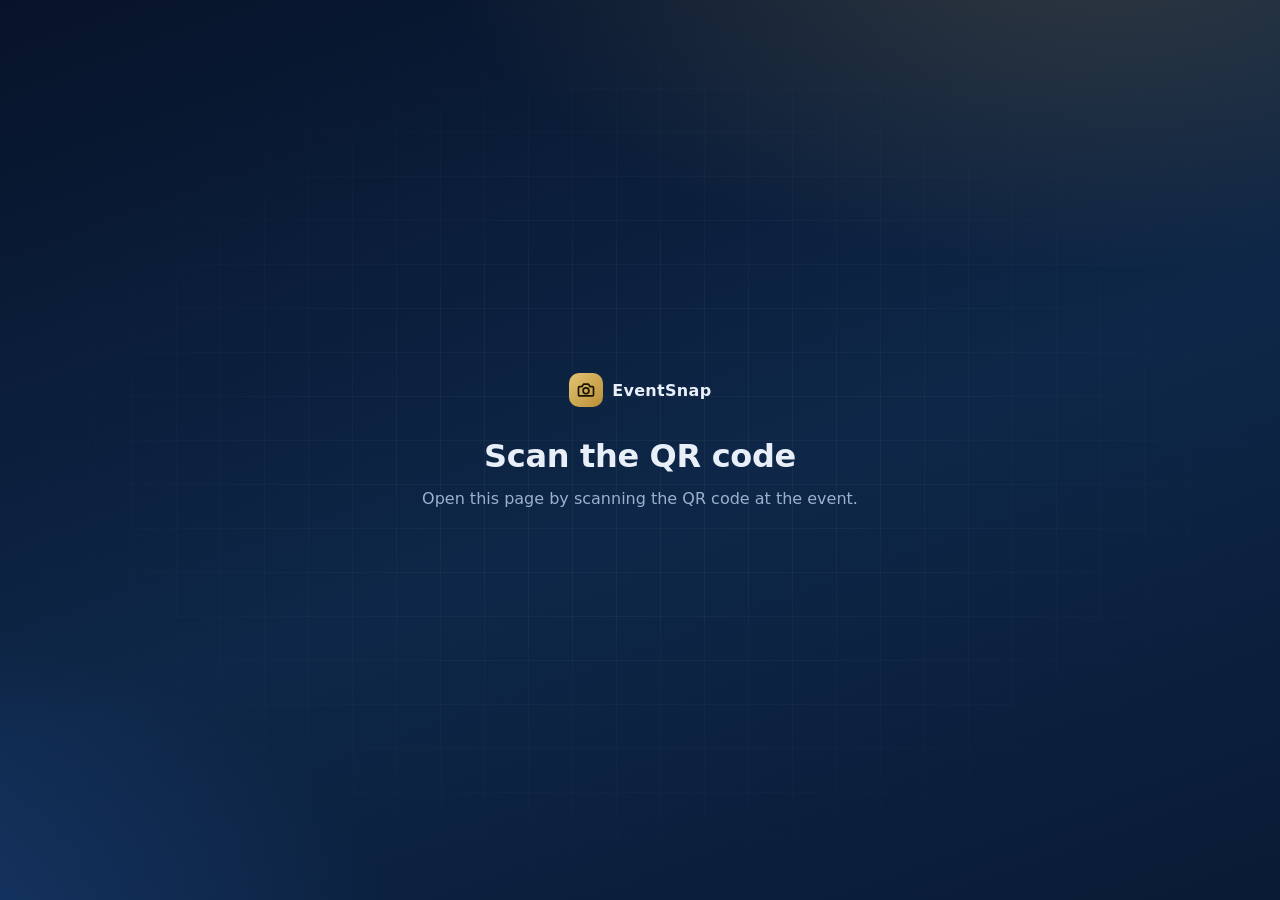
<file: index.html>
<!doctype html>
<html lang="en">
<head>
  <meta charset="utf-8">
  <meta name="viewport" content="width=device-width, initial-scale=1, viewport-fit=cover">
  <meta http-equiv="Content-Security-Policy" content="default-src 'self'; img-src 'self' blob: data:; media-src 'self' blob:; style-src 'self' 'unsafe-inline'; script-src 'self'; connect-src 'self' https://script.google.com https://script.googleusercontent.com; base-uri 'none'; form-action 'none'">
  <meta name="referrer" content="no-referrer">
  <meta name="robots" content="noindex, nofollow">
  <meta name="theme-color" content="#0b1f3a">
  <title>EventSnap</title>
  <link rel="stylesheet" href="app.css">
</head>
<body class="visitor">
<div class="bg"></div>
<main id="app">
  <noscript><div class="hero"><h1>JavaScript is needed</h1><p class="muted">Please turn on JavaScript in your browser to share photos.</p></div></noscript>

  <section id="s-loading" class="screen active"><div class="spinner" role="status" aria-label="Loading"></div></section>

  <!-- Welcome -->
  <section id="s-welcome" class="screen">
    <div class="hero">
      <div class="brand"><span class="logo"><svg viewBox="0 0 24 24" fill="none" stroke="currentColor" stroke-width="2" stroke-linecap="round" stroke-linejoin="round"><path d="M4 8h3l2-3h6l2 3h3a1 1 0 0 1 1 1v9a1 1 0 0 1-1 1H4a1 1 0 0 1-1-1V9a1 1 0 0 1 1-1z"/><circle cx="12" cy="13" r="3.5"/></svg></span> EventSnap</div>
      <p class="muted small" id="w-date"></p>
      <h1 id="w-title"></h1>
      <p class="muted" id="w-msg">Capture your favourite moments and share them with the host.</p>
      <span class="badge-limit" id="w-limit"></span>
      <div class="card">
        <div class="field">
          <label for="w-name">Your name</label>
          <input id="w-name" type="text" maxlength="40" placeholder="e.g. Anna" autocomplete="given-name">
          <div class="hint">So the host knows whose photos these are. Leave empty to join as “Guest”.</div>
        </div>
        <button id="w-start" class="btn primary big">Start taking photos</button>
        <ol class="steps"><li><b>1</b>Take photos</li><li><b>2</b>Review</li><li><b>3</b>Upload</li></ol>
      </div>
      <p class="muted small" style="margin-top:1rem">No app or account needed.</p>
    </div>
  </section>

  <!-- Camera -->
  <section id="s-camera" class="screen">
    <div class="cam-top"><div class="event-name" id="c-event"></div><div class="counter" id="c-counter">0 / 0</div></div>
    <div class="viewfinder">
      <video id="video" playsinline muted autoplay></video>
      <div id="flash"></div>
      <div class="cam-fallback" id="c-fallback" hidden>
        <svg viewBox="0 0 24 24" fill="none" stroke="currentColor" stroke-width="1.6" stroke-linecap="round" stroke-linejoin="round"><path d="M4 8h3l2-3h6l2 3h3a1 1 0 0 1 1 1v9a1 1 0 0 1-1 1H4a1 1 0 0 1-1-1V9a1 1 0 0 1 1-1z"/><circle cx="12" cy="13" r="3.5"/></svg>
        <div><b>Tap to open your camera</b><div class="muted small" id="c-fallback-msg">Take a photo with your phone’s camera.</div></div>
        <button id="c-fallback-btn" class="btn primary">Open camera</button>
      </div>
    </div>
    <div class="cam-controls">
      <button id="c-review" class="thumb-btn controls-left" aria-label="Review photos"><span id="c-nothumb">
        <svg width="24" height="24" viewBox="0 0 24 24" fill="none" stroke="currentColor" stroke-width="1.8" stroke-linecap="round" stroke-linejoin="round"><rect x="3" y="3" width="18" height="18" rx="3"/><circle cx="9" cy="9" r="1.5"/><path d="M21 15l-5-5-9 9"/></svg></span>
        <img id="c-last" alt="" hidden><span class="badge" id="c-badge" hidden>0</span></button>
      <button id="c-shutter" class="shutter" aria-label="Take photo"></button>
      <button id="c-flip" class="icon-btn controls-right" aria-label="Switch camera">
        <svg viewBox="0 0 24 24" fill="none" stroke="currentColor" stroke-width="1.8" stroke-linecap="round" stroke-linejoin="round"><path d="M3 12a9 9 0 0 1 15.5-6.2L21 8"/><path d="M21 3v5h-5"/><path d="M21 12a9 9 0 0 1-15.5 6.2L3 16"/><path d="M3 21v-5h5"/></svg></button>
    </div>
    <button id="c-finish" class="btn primary big" hidden>Review &amp; upload</button>
    <div class="center"><button id="c-native" class="link-btn">Camera not working? Use your phone’s camera app</button></div>
    <input id="file-input" type="file" accept="image/*" capture="environment" style="position:absolute;left:-9999px;width:1px;height:1px;opacity:0" tabindex="-1" aria-hidden="true">
  </section>

  <!-- Review -->
  <section id="s-review" class="screen">
    <div class="review-head"><div><h2 style="margin:0">Your photos</h2><div class="muted small" id="r-sub"></div></div><span class="counter" id="r-counter"></span></div>
    <div class="grid-thumbs" id="r-grid"></div>
    <div id="r-progress" hidden style="padding:.8rem 0"><div class="progress"><i id="r-bar"></i></div><div class="muted small center" id="r-status" style="margin-top:.4rem">Uploading…</div></div>
    <div class="actions" id="r-actions">
      <button id="r-upload" class="btn primary big">Finish &amp; upload</button>
      <button id="r-more" class="btn big">Take more photos</button>
    </div>
  </section>

  <!-- Done -->
  <section id="s-done" class="screen">
    <div class="hero">
      <div class="check"><svg viewBox="0 0 24 24" fill="none" stroke="currentColor" stroke-width="2.6" stroke-linecap="round" stroke-linejoin="round"><path d="M5 12.5l4.5 4.5L19 7.5"/></svg></div>
      <h1 id="d-title">Thank you!</h1>
      <p class="muted" id="d-msg"></p>
      <p class="muted small">You can now close this page.</p>
    </div>
  </section>

  <!-- Error -->
  <section id="s-error" class="screen">
    <div class="hero">
      <div class="brand"><span class="logo"><svg viewBox="0 0 24 24" fill="none" stroke="currentColor" stroke-width="2" stroke-linecap="round" stroke-linejoin="round"><path d="M4 8h3l2-3h6l2 3h3a1 1 0 0 1 1 1v9a1 1 0 0 1-1 1H4a1 1 0 0 1-1-1V9a1 1 0 0 1 1-1z"/><circle cx="12" cy="13" r="3.5"/></svg></span> EventSnap</div>
      <h1 id="e-title">Oops</h1>
      <p class="muted" id="e-msg"></p>
      <button id="e-retry" class="btn" hidden>Try again</button>
    </div>
  </section>
</main>
<script src="config.js"></script>
<script src="visitor.js"></script>
</body>
</html>
</file>
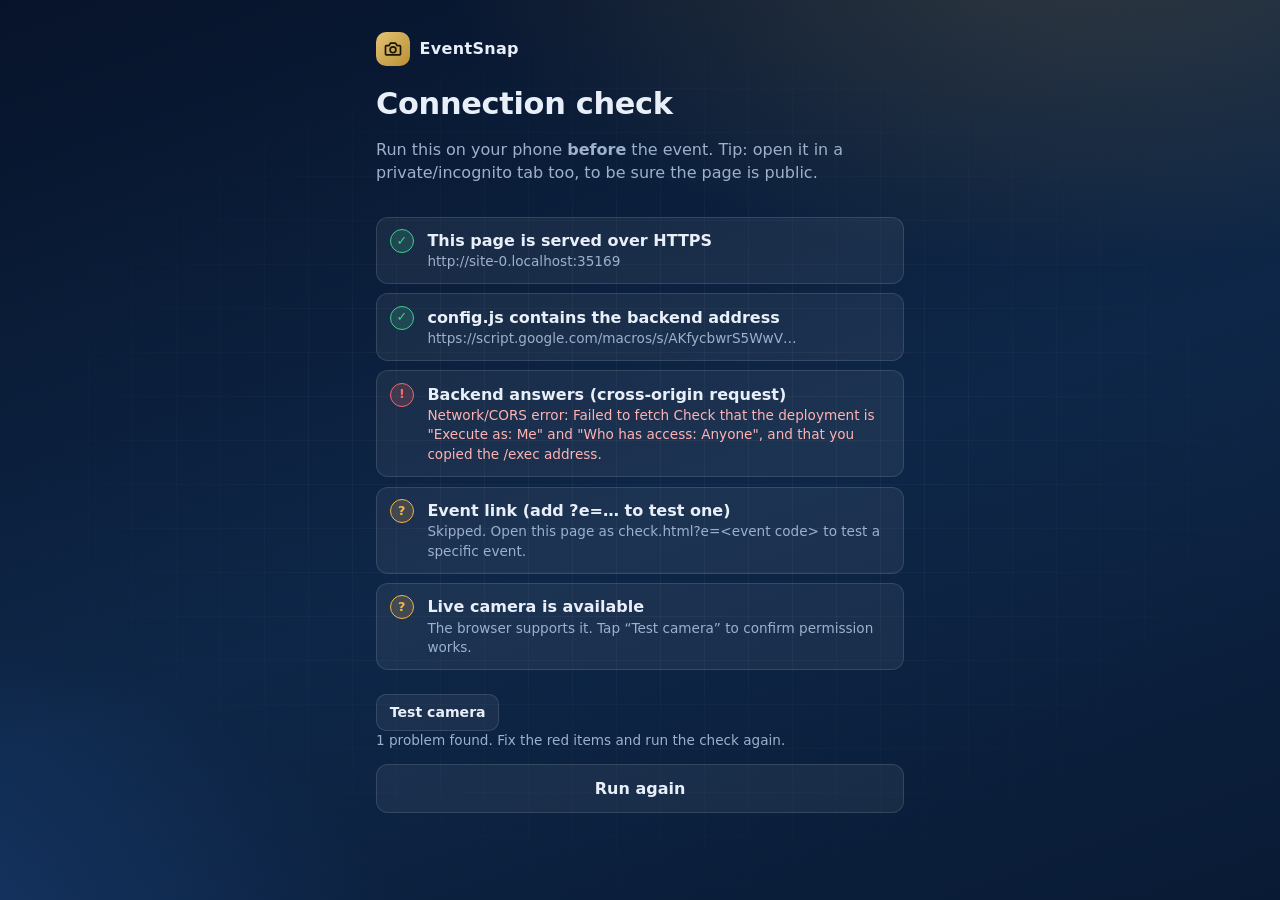
<file: check.html>
<!doctype html>
<html lang="en">
<head>
  <meta charset="utf-8">
  <meta name="viewport" content="width=device-width, initial-scale=1">
  <meta http-equiv="Content-Security-Policy" content="default-src 'self'; img-src 'self' blob: data:; media-src 'self' blob:; style-src 'self' 'unsafe-inline'; script-src 'self'; connect-src 'self' https://script.google.com https://script.googleusercontent.com; base-uri 'none'; form-action 'none'">
  <meta name="robots" content="noindex, nofollow">
  <title>EventSnap · Connection check</title>
  <link rel="stylesheet" href="app.css">
</head>
<body class="visitor">
<div class="bg"></div>
<main id="app" style="max-width:560px">
  <div class="brand" style="margin:1rem 0"><span class="logo"><svg viewBox="0 0 24 24" fill="none" stroke="currentColor" stroke-width="2" stroke-linecap="round" stroke-linejoin="round"><path d="M4 8h3l2-3h6l2 3h3a1 1 0 0 1 1 1v9a1 1 0 0 1-1 1H4a1 1 0 0 1-1-1V9a1 1 0 0 1 1-1z"/><circle cx="12" cy="13" r="3.5"/></svg></span> EventSnap</div>
  <h1>Connection check</h1>
  <p class="muted">Run this on your phone <b>before</b> the event. Tip: open it in a private/incognito tab too, to be sure the page is public.</p>
  <ul class="checks" id="list"></ul>
  <div id="cam-area"></div>
  <p class="muted small" id="summary"></p>
  <button id="rerun" class="btn">Run again</button>
</main>
<script src="config.js"></script>
<script src="check.js"></script>
</body>
</html>
</file>
<file: app.css>
/* EventSnap visitor styles */
:root { --navy-900:#07132a; --navy-800:#0b1f3a; --navy-700:#12305a; --gold:#d4af5a; --gold-soft:#e8cf8f; --text:#e9eff8; --muted:#9db0cc; --glass:rgba(255,255,255,.06); --glass-b:rgba(255,255,255,.12); --ok:#3fcf8e; --warn:#f2b44d; --bad:#ef6b6b; --radius:16px; }
* { box-sizing:border-box; -webkit-tap-highlight-color:transparent; }
html, body { margin:0; min-height:100%; }
body { font-family:"Segoe UI",system-ui,-apple-system,Roboto,"Helvetica Neue",Arial,sans-serif; color:var(--text); background:var(--navy-900); line-height:1.45; -webkit-font-smoothing:antialiased; }
.bg { position:fixed; inset:0; z-index:-1; background:radial-gradient(1100px 600px at 85% -10%,rgba(212,175,90,.20),transparent 60%),radial-gradient(900px 600px at -10% 110%,rgba(50,110,210,.28),transparent 60%),linear-gradient(160deg,#07132a 0%,#0e2748 55%,#091a34 100%); }
.bg::after { content:""; position:absolute; inset:0; background-image:linear-gradient(rgba(255,255,255,.035) 1px,transparent 1px),linear-gradient(90deg,rgba(255,255,255,.035) 1px,transparent 1px); background-size:44px 44px; -webkit-mask-image:radial-gradient(ellipse at center,#000 25%,transparent 78%); mask-image:radial-gradient(ellipse at center,#000 25%,transparent 78%); }
h1,h2,h3 { margin:0 0 .4em; letter-spacing:-.01em; } h1 { font-size:1.9rem; } h2 { font-size:1.35rem; } h3 { font-size:1.05rem; }
p { margin:0 0 1em; } a { color:var(--gold-soft); }
.muted { color:var(--muted); } .small { font-size:.85rem; } .center { text-align:center; } [hidden] { display:none !important; }
.btn { appearance:none; border:1px solid var(--glass-b); background:var(--glass); color:var(--text); font:inherit; font-weight:600; padding:.75rem 1.2rem; border-radius:12px; cursor:pointer; display:inline-flex; align-items:center; justify-content:center; gap:.5rem; transition:transform .08s,background .15s,opacity .15s; text-decoration:none; }
.btn:hover { background:rgba(255,255,255,.11); } .btn:active { transform:scale(.98); } .btn:disabled { opacity:.45; cursor:not-allowed; }
.btn.primary { background:linear-gradient(180deg,#e3c374,#c9a24b); color:#1a1405; border-color:transparent; box-shadow:0 6px 18px rgba(212,175,90,.28); } .btn.primary:hover { filter:brightness(1.06); }
.btn.danger { color:#ffb3b3; border-color:rgba(239,107,107,.5); } .btn.danger:hover { background:rgba(239,107,107,.15); }
.btn.big { width:100%; padding:1rem 1.2rem; font-size:1.08rem; border-radius:14px; } .btn.sm { padding:.45rem .8rem; font-size:.88rem; border-radius:10px; }
.btn svg { width:1.25em; height:1.25em; flex:none; }
label { display:block; font-weight:600; font-size:.9rem; margin:0 0 .35rem; }
input[type=text],input[type=password],input[type=number],input[type=date],input[type=datetime-local],select { width:100%; font:inherit; color:var(--text); background:rgba(5,14,32,.55); border:1px solid var(--glass-b); border-radius:12px; padding:.75rem .9rem; outline:none; }
input:focus,select:focus { border-color:var(--gold); box-shadow:0 0 0 3px rgba(212,175,90,.22); }
input[type=date],input[type=datetime-local] { color-scheme:dark; }
select { appearance:none; background-image:linear-gradient(45deg,transparent 50%,var(--muted) 50%),linear-gradient(135deg,var(--muted) 50%,transparent 50%); background-position:calc(100% - 18px) 55%,calc(100% - 13px) 55%; background-size:5px 5px; background-repeat:no-repeat; padding-right:2rem; }
.field { margin-bottom:1rem; } .hint { color:var(--muted); font-size:.8rem; margin-top:.3rem; }
.row { display:flex; gap:.8rem; flex-wrap:wrap; } .row > * { flex:1 1 160px; }
.card { background:var(--glass); border:1px solid var(--glass-b); border-radius:var(--radius); padding:1.4rem; backdrop-filter:blur(10px); -webkit-backdrop-filter:blur(10px); box-shadow:0 18px 50px rgba(0,0,0,.28); }
.brand { display:inline-flex; align-items:center; gap:.6rem; font-weight:700; letter-spacing:.02em; }
.brand .logo { width:34px; height:34px; border-radius:10px; background:linear-gradient(135deg,#e3c374,#b98f35); display:grid; place-items:center; color:#1a1405; } .brand .logo svg { width:20px; height:20px; }
.pill { display:inline-block; padding:.15rem .6rem; border-radius:999px; font-size:.75rem; font-weight:700; letter-spacing:.03em; text-transform:uppercase; border:1px solid; }
.pill.open { color:var(--ok); border-color:rgba(63,207,142,.5); background:rgba(63,207,142,.1); } .pill.scheduled { color:var(--warn); border-color:rgba(242,180,77,.5); background:rgba(242,180,77,.1); }
.pill.closed,.pill.ended { color:var(--muted); border-color:var(--glass-b); background:var(--glass); }
.spinner { width:42px; height:42px; border-radius:50%; border:4px solid var(--glass-b); border-top-color:var(--gold); animation:spin .9s linear infinite; margin:30vh auto 0; } .spinner.inline { margin:2rem auto; }
@keyframes spin { to { transform:rotate(360deg); } }
.toast { position:fixed; left:50%; bottom:24px; transform:translateX(-50%); background:#fff; color:#10203a; padding:.7rem 1.1rem; border-radius:12px; font-weight:600; box-shadow:0 10px 30px rgba(0,0,0,.4); z-index:100; max-width:90vw; }
.toast.err { background:#ffe3e3; color:#7a1010; }
.progress { height:10px; border-radius:999px; background:var(--glass); overflow:hidden; border:1px solid var(--glass-b); } .progress > i { display:block; height:100%; width:0; background:linear-gradient(90deg,var(--gold),#f3dc9b); transition:width .25s; }

/* Admin */
body.admin .wrap { max-width:1140px; margin:0 auto; padding:0 18px 40px; }
.topbar { display:flex; align-items:center; justify-content:space-between; padding:14px 0 16px; gap:1rem; flex-wrap:wrap; }
.page-head { display:flex; align-items:center; justify-content:space-between; gap:1rem; flex-wrap:wrap; margin-bottom:1rem; }
.events-grid { display:grid; grid-template-columns:repeat(auto-fill,minmax(270px,1fr)); gap:14px; }
.event-card { cursor:pointer; transition:transform .12s,border-color .15s; display:flex; flex-direction:column; gap:.6rem; } .event-card:hover { transform:translateY(-3px); border-color:rgba(212,175,90,.5); } .event-card h3 { margin:0; }
.stats { display:flex; gap:1.4rem; } .stats div b { display:block; font-size:1.45rem; color:var(--gold-soft); font-variant-numeric:tabular-nums; } .empty { text-align:center; padding:3rem 1rem; }
.tabs { display:flex; gap:.3rem; border-bottom:1px solid var(--glass-b); margin-bottom:1rem; overflow-x:auto; } .tab { background:none; border:0; color:var(--muted); font:inherit; font-weight:600; padding:.65rem 1.05rem; cursor:pointer; border-bottom:3px solid transparent; white-space:nowrap; } .tab.active { color:var(--gold-soft); border-color:var(--gold); }
.toolbar { display:flex; gap:.7rem; flex-wrap:wrap; align-items:end; margin-bottom:.8rem; } .toolbar > div { min-width:140px; } .toolbar label { margin-bottom:.25rem; font-size:.74rem; color:var(--muted); text-transform:uppercase; letter-spacing:.05em; } .toolbar select { padding:.5rem 2rem .5rem .8rem; } .spacer { flex:1; }
.album-section h3 { margin:1.2rem 0 .6rem; display:flex; align-items:baseline; gap:.6rem; } .album-section h3 span { color:var(--muted); font-weight:400; font-size:.85rem; }
.album { display:grid; grid-template-columns:repeat(auto-fill,minmax(140px,1fr)); gap:9px; } .album .ph { position:relative; aspect-ratio:1; border-radius:12px; overflow:hidden; cursor:zoom-in; background:rgba(255,255,255,.05); border:1px solid var(--glass-b); } .album .ph img { width:100%; height:100%; object-fit:cover; display:block; transition:transform .25s; } .album .ph:hover img { transform:scale(1.06); }
.lightbox { position:fixed; inset:0; z-index:50; background:rgba(3,8,18,.97); display:flex; flex-direction:column; } .lightbox .stage { flex:1; min-height:0; position:relative; overflow:hidden; } .lightbox .stage img { position:absolute; left:60px; right:60px; top:10px; bottom:10px; width:calc(100% - 120px); height:calc(100% - 20px); object-fit:contain; border-radius:6px; transition:filter .25s; } .lightbox .stage img.loading { filter:blur(6px) brightness(.7); }
.lightbox .nav { position:absolute; top:50%; transform:translateY(-50%); width:46px; height:60px; border:0; background:rgba(255,255,255,.08); color:#fff; font-size:28px; cursor:pointer; border-radius:12px; z-index:2; } .lightbox .nav:hover { background:rgba(255,255,255,.18); } .lightbox .prev { left:6px; } .lightbox .next { right:6px; }
.lightbox .bar { display:flex; align-items:center; gap:.5rem; padding:10px 14px; flex-wrap:wrap; border-top:1px solid var(--glass-b); } .lightbox .cap { flex:1; min-width:160px; }
.qr-panel { display:grid; grid-template-columns:minmax(220px,320px) 1fr; gap:1.5rem; align-items:start; } @media (max-width:760px) { .qr-panel { grid-template-columns:1fr; } }
.qr-box { background:#fff; border-radius:18px; padding:12px; } .qr-box svg { display:block; width:100%; height:auto; } .poster-preview { width:100%; max-width:300px; border-radius:12px; border:1px solid var(--glass-b); margin-top:1rem; display:block; }
.linkline { display:flex; gap:.5rem; } .linkline input { font-family:ui-monospace,Consolas,monospace; font-size:.82rem; }
.codeline { background:rgba(5,14,32,.7); border:1px solid var(--glass-b); border-radius:10px; padding:.55rem .75rem; font-family:ui-monospace,Consolas,monospace; font-size:.8rem; word-break:break-all; user-select:all; margin:.4rem 0; }
.danger-zone { border-color:rgba(239,107,107,.35); margin-top:1.2rem; }
.notice { border-color:rgba(242,180,77,.5); margin-bottom:1rem; } .step { margin:0 0 1.1rem; } .step h4 { margin:0 0 .35rem; font-size:.95rem; } .step h4 b { display:inline-grid; place-items:center; width:22px; height:22px; border-radius:50%; background:var(--gold); color:#1a1405; font-size:.78rem; margin-right:.4rem; }
.modal-bg { position:fixed; inset:0; background:rgba(3,8,18,.75); z-index:60; display:grid; place-items:center; padding:12px; overflow:auto; } .modal { width:100%; max-width:540px; background:#0d2342; border:1px solid var(--glass-b); border-radius:var(--radius); padding:1.3rem; box-shadow:0 30px 80px rgba(0,0,0,.6); }
.switch { display:flex; align-items:center; gap:.6rem; cursor:pointer; font-weight:600; } .switch input { width:20px; height:20px; accent-color:var(--gold); }
.live { display:inline-flex; align-items:center; gap:.4rem; font-size:.78rem; color:var(--ok); } .live::before { content:""; width:8px; height:8px; border-radius:50%; background:var(--ok); animation:pulse 1.6s infinite; } @keyframes pulse { 50% { opacity:.3; } }

/* ───────── Visitor pages ───────── */
body.visitor .toast { bottom:auto; top:max(18px,env(safe-area-inset-top)); }
body.visitor #app { max-width:520px; margin:0 auto; min-height:100vh; min-height:100dvh; padding:max(16px,env(safe-area-inset-top)) 16px max(16px,env(safe-area-inset-bottom)); display:flex; flex-direction:column; overscroll-behavior:none; }
.screen { display:none; flex:1; flex-direction:column; animation:fade .25s ease; } .screen.active { display:flex; } @keyframes fade { from { opacity:0; transform:translateY(6px); } to { opacity:1; transform:none; } }
.hero { margin:auto 0; text-align:center; } .hero .brand { margin-bottom:1.6rem; } .hero h1 { font-size:2rem; margin-bottom:.5rem; } .hero .card { text-align:left; margin-top:1.4rem; }
.badge-limit { display:inline-flex; align-items:center; gap:.4rem; background:rgba(212,175,90,.14); color:var(--gold-soft); border:1px solid rgba(212,175,90,.35); padding:.35rem .8rem; border-radius:999px; font-size:.85rem; font-weight:600; }
.steps { display:flex; gap:.6rem; margin:1.1rem 0 0; padding:0; list-style:none; font-size:.8rem; color:var(--muted); } .steps li { flex:1; text-align:center; }
.steps b { display:grid; place-items:center; width:28px; height:28px; margin:0 auto .3rem; border-radius:50%; background:var(--glass); border:1px solid var(--glass-b); color:var(--gold-soft); }

.cam-top { display:flex; justify-content:space-between; align-items:center; padding:.2rem .2rem .7rem; gap:.6rem; } .cam-top .event-name { font-weight:700; overflow:hidden; text-overflow:ellipsis; white-space:nowrap; }
.counter { background:rgba(0,0,0,.45); border:1px solid var(--glass-b); border-radius:999px; padding:.3rem .8rem; font-weight:700; font-variant-numeric:tabular-nums; white-space:nowrap; } .counter.full { color:var(--ok); border-color:rgba(63,207,142,.5); }
.viewfinder { position:relative; flex:1; min-height:260px; border-radius:22px; overflow:hidden; background:#000; border:1px solid var(--glass-b); box-shadow:0 20px 60px rgba(0,0,0,.5); }
.viewfinder video { position:absolute; inset:0; width:100%; height:100%; object-fit:cover; } .viewfinder video.mirror { transform:scaleX(-1); }
.viewfinder::after { content:""; position:absolute; inset:0; pointer-events:none; border-radius:22px; box-shadow:inset 0 0 0 1px rgba(255,255,255,.08); background:linear-gradient(rgba(255,255,255,.12),rgba(255,255,255,.12)) 33.3% 0/1px 100% no-repeat,linear-gradient(rgba(255,255,255,.12),rgba(255,255,255,.12)) 66.6% 0/1px 100% no-repeat,linear-gradient(rgba(255,255,255,.12),rgba(255,255,255,.12)) 0 33.3%/100% 1px no-repeat,linear-gradient(rgba(255,255,255,.12),rgba(255,255,255,.12)) 0 66.6%/100% 1px no-repeat; }
#flash { position:absolute; inset:0; background:#fff; opacity:0; pointer-events:none; z-index:3; } #flash.go { animation:flash .25s ease-out; } @keyframes flash { 0% { opacity:.85; } 100% { opacity:0; } }
.cam-fallback { position:absolute; inset:0; z-index:2; display:flex; flex-direction:column; align-items:center; justify-content:center; text-align:center; padding:1.5rem; gap:.8rem; background:linear-gradient(160deg,#0e2748,#07132a); } .cam-fallback svg { width:56px; height:56px; color:var(--gold-soft); }
.cam-controls { display:grid; grid-template-columns:1fr auto 1fr; align-items:center; padding:1rem .4rem .6rem; }
.shutter { width:78px; height:78px; border-radius:50%; border:4px solid #fff; background:transparent; padding:0; cursor:pointer; position:relative; transition:transform .08s; } .shutter::after { content:""; position:absolute; inset:5px; border-radius:50%; background:#fff; transition:transform .1s; } .shutter:active::after { transform:scale(.88); } .shutter:disabled { opacity:.35; }
.icon-btn { width:52px; height:52px; border-radius:50%; border:1px solid var(--glass-b); background:var(--glass); color:var(--text); display:grid; place-items:center; cursor:pointer; padding:0; } .icon-btn svg { width:24px; height:24px; } .controls-right { justify-self:end; } .controls-left { justify-self:start; }
.thumb-btn { position:relative; width:56px; height:56px; border-radius:14px; overflow:hidden; border:2px solid var(--glass-b); background:var(--glass); cursor:pointer; padding:0; color:var(--muted); display:grid; place-items:center; } .thumb-btn img { width:100%; height:100%; object-fit:cover; display:block; }
.thumb-btn .badge { position:absolute; right:3px; top:3px; min-width:20px; height:20px; padding:0 5px; border-radius:999px; background:var(--gold); color:#1a1405; font-size:.75rem; font-weight:800; display:grid; place-items:center; }
.link-btn { background:none; border:0; color:var(--muted); text-decoration:underline; font:inherit; font-size:.85rem; cursor:pointer; padding:.4rem; }

.review-head { display:flex; align-items:center; justify-content:space-between; margin-bottom:.8rem; gap:.5rem; }
.grid-thumbs { display:grid; grid-template-columns:repeat(3,1fr); gap:8px; flex:1; align-content:start; overflow:auto; padding-bottom:.5rem; }
.grid-thumbs .t { position:relative; aspect-ratio:1; border-radius:12px; overflow:hidden; background:#000; } .grid-thumbs img { width:100%; height:100%; object-fit:cover; display:block; }
.grid-thumbs .x { position:absolute; top:5px; right:5px; width:28px; height:28px; border-radius:50%; border:0; background:rgba(0,0,0,.65); color:#fff; font-size:18px; line-height:1; cursor:pointer; }
.grid-thumbs .t.done::after { content:"\2713"; position:absolute; inset:0; display:grid; place-items:center; background:rgba(63,207,142,.55); font-size:2rem; color:#fff; }
.actions { display:grid; gap:.6rem; padding-top:.6rem; }
.check { width:92px; height:92px; border-radius:50%; margin:0 auto 1.2rem; display:grid; place-items:center; background:rgba(63,207,142,.15); border:2px solid var(--ok); color:var(--ok); animation:pop .5s cubic-bezier(.2,1.4,.4,1); } .check svg { width:46px; height:46px; }
@keyframes pop { from { transform:scale(.4); opacity:0; } to { transform:none; opacity:1; } }

/* ───────── check.html ───────── */
.checks { list-style:none; margin:1rem 0; padding:0; display:grid; gap:.6rem; }
.checks li { display:grid; grid-template-columns:28px 1fr; gap:.6rem; align-items:start; background:var(--glass); border:1px solid var(--glass-b); border-radius:12px; padding:.7rem .8rem; }
.checks .dot { width:24px; height:24px; border-radius:50%; display:grid; place-items:center; font-size:.8rem; font-weight:800; background:var(--glass-b); color:var(--muted); }
.checks li.ok .dot { background:rgba(63,207,142,.18); color:var(--ok); border:1px solid var(--ok); } .checks li.bad .dot { background:rgba(239,107,107,.18); color:var(--bad); border:1px solid var(--bad); } .checks li.warn .dot { background:rgba(242,180,77,.18); color:var(--warn); border:1px solid var(--warn); }
.checks li.run .dot { border:2px solid var(--glass-b); border-top-color:var(--gold); animation:spin .9s linear infinite; font-size:0; }
.checks .title { font-weight:700; } .checks .detail { color:var(--muted); font-size:.85rem; word-break:break-word; } .checks li.bad .detail { color:#ffb3b3; }
.check-video { width:100%; border-radius:14px; background:#000; margin-top:.6rem; max-height:260px; object-fit:cover; }
</file>
